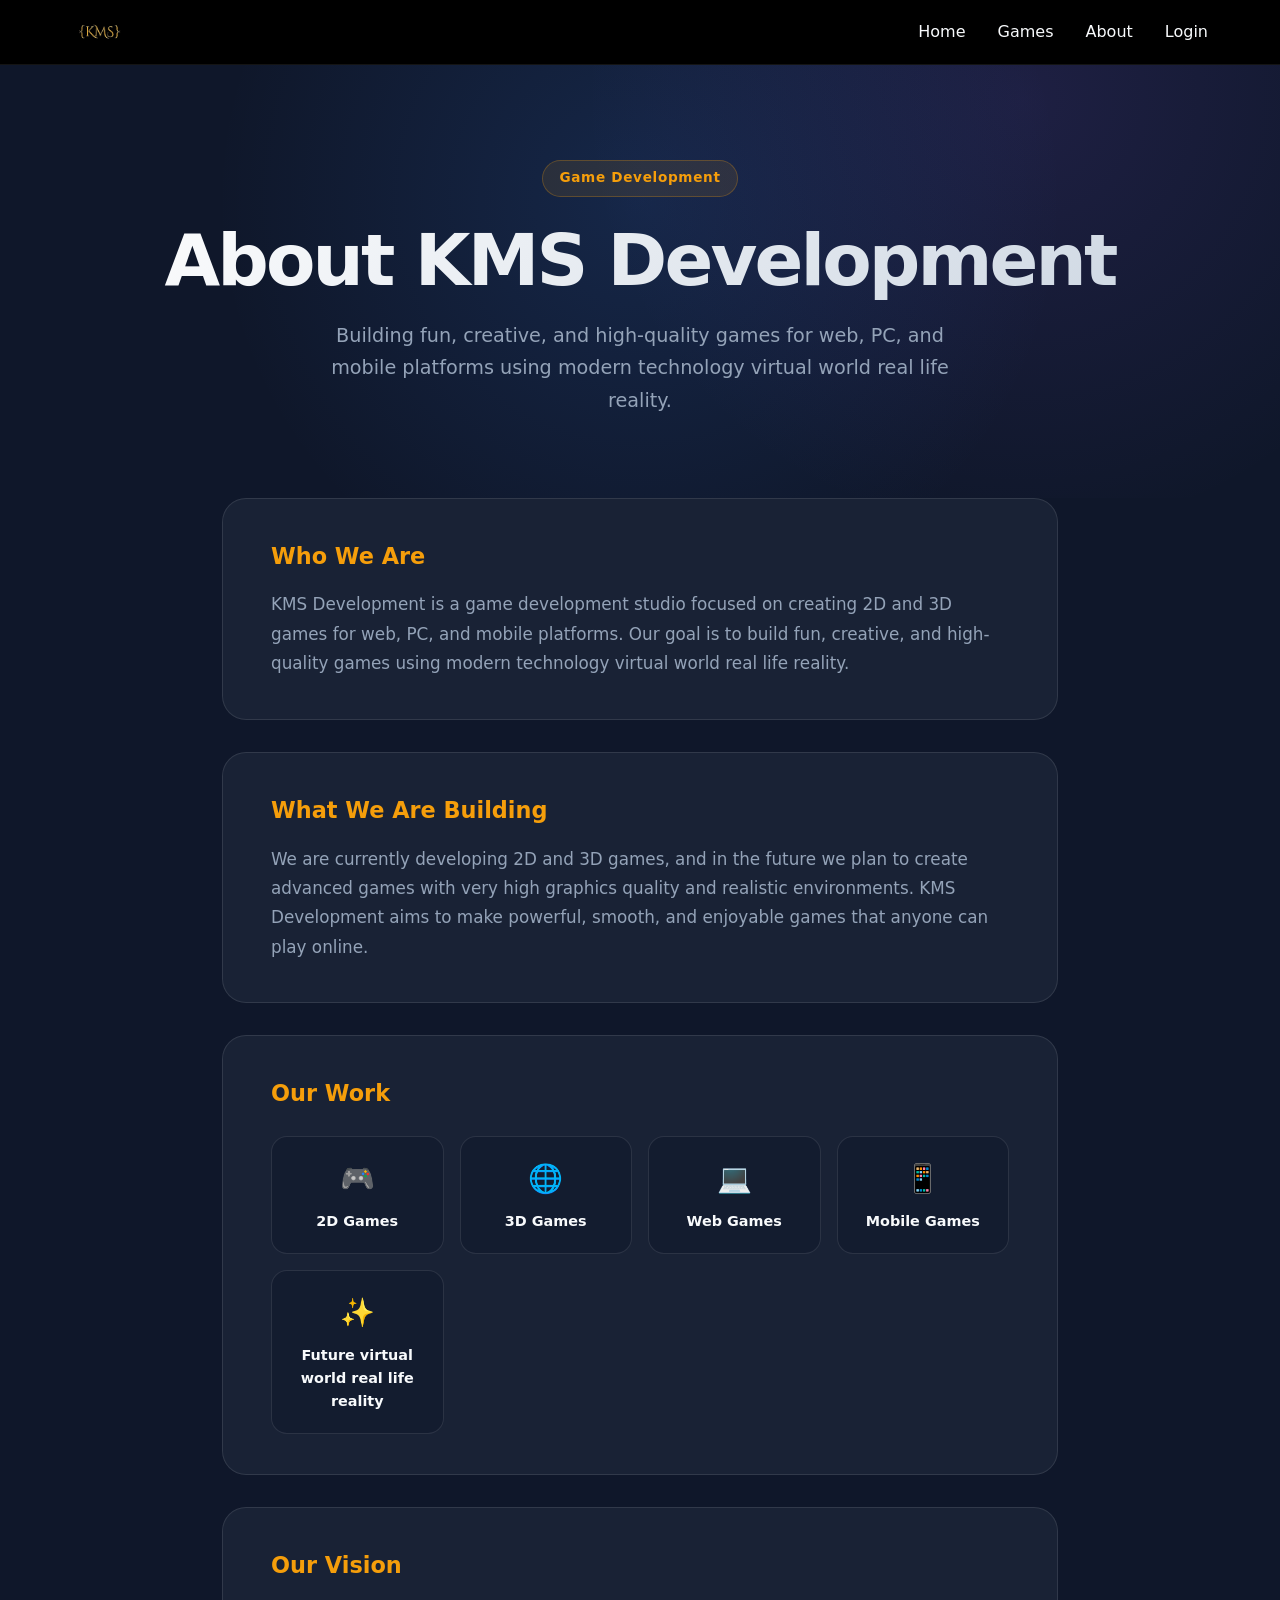
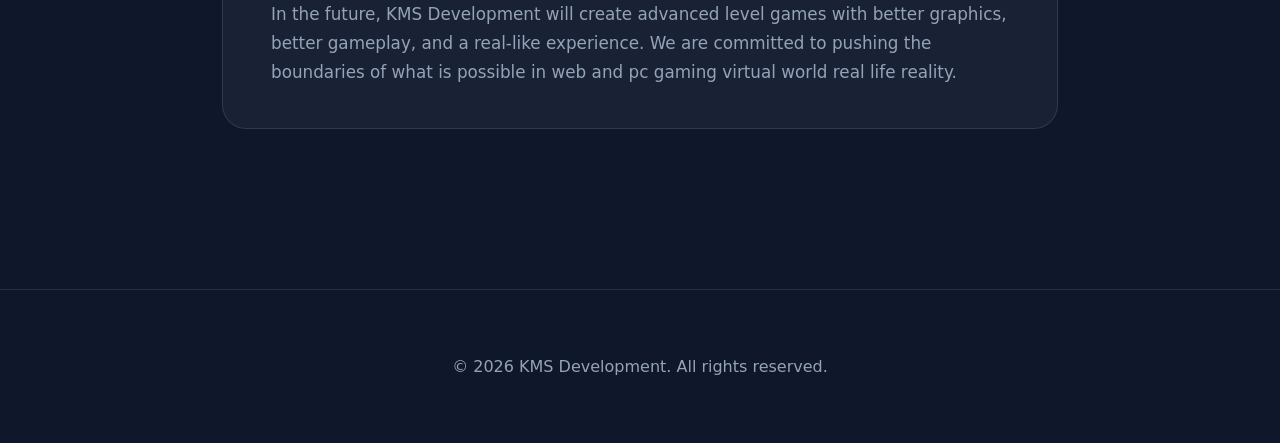
<file: about.html>
<!DOCTYPE html>
<html lang="en">

<head>
    <meta charset="UTF-8">
    <meta name="viewport" content="width=device-width, initial-scale=1.0">
    <title>About - KMS Development</title>
    <link rel="stylesheet" href="style.css" />
    <style>
        .about-hero {
            position: relative;
            padding: 10rem 2rem 5rem;
            text-align: center;
            background: radial-gradient(circle at 50% 40%, rgba(59, 130, 246, 0.15) 0%, transparent 60%),
                radial-gradient(circle at 80% 20%, rgba(139, 92, 246, 0.12) 0%, transparent 40%);
        }

        .about-hero .badge {
            display: inline-flex;
            padding: 0.4rem 1rem;
            border-radius: 999px;
            background: rgba(245, 158, 11, 0.1);
            border: 1px solid rgba(245, 158, 11, 0.25);
            color: var(--primary);
            font-size: 0.85rem;
            font-weight: 600;
            letter-spacing: 0.05em;
            margin-bottom: 1.5rem;
        }

        .about-hero h1 {
            font-size: clamp(2.8rem, 7vw, 4.5rem);
            font-weight: 800;
            letter-spacing: -0.04em;
            line-height: 1.1;
            background: linear-gradient(135deg, #fff 0%, #cbd5e1 100%);
            -webkit-background-clip: text;
            background-clip: text;
            -webkit-text-fill-color: transparent;
            margin-bottom: 1.25rem;
        }

        .about-hero p {
            font-size: 1.2rem;
            color: var(--text-muted);
            max-width: 620px;
            margin: 0 auto;
            line-height: 1.7;
        }

        .about-body {
            max-width: 900px;
            margin: 0 auto;
            padding: 0 2rem 6rem;
            display: grid;
            gap: 2rem;
        }

        .about-card {
            background: var(--glass);
            backdrop-filter: blur(12px);
            -webkit-backdrop-filter: blur(12px);
            border: 1px solid var(--glass-border);
            border-radius: 24px;
            padding: 2.5rem 3rem;
            transition: border-color 0.3s;
        }

        .about-card:hover {
            border-color: rgba(245, 158, 11, 0.3);
        }

        .about-card h2 {
            font-size: 1.4rem;
            font-weight: 700;
            margin-bottom: 1rem;
            color: var(--primary);
        }

        .about-card p {
            color: var(--text-muted);
            font-size: 1.05rem;
            line-height: 1.75;
        }

        .services-grid {
            display: grid;
            grid-template-columns: repeat(auto-fit, minmax(150px, 1fr));
            gap: 1rem;
            margin-top: 1.5rem;
        }

        .service-item {
            background: rgba(15, 23, 42, 0.5);
            border: 1px solid var(--glass-border);
            border-radius: 16px;
            padding: 1.25rem 1rem;
            text-align: center;
            transition: border-color 0.2s, transform 0.2s;
        }

        .service-item:hover {
            border-color: rgba(245, 158, 11, 0.4);
            transform: translateY(-3px);
        }

        .service-item .icon {
            font-size: 1.75rem;
            margin-bottom: 0.5rem;
        }

        .service-item span {
            display: block;
            font-size: 0.9rem;
            font-weight: 600;
            color: var(--text-main);
        }

        @media (max-width: 768px) {
            .about-card {
                padding: 2rem 1.5rem;
            }

            .about-hero {
                padding: 8rem 1.5rem 3rem;
            }
        }
    </style>
</head>

<body>
    <header class="topbar">
        <nav>
            <div class="logo"><img src="logo.jpeg" alt="KMS Logo" style="height: 40px;"></div>
            <ul>
                <li><a href="index.html">Home</a></li>
                <li><a href="games.html">Games</a></li>
                <li><a href="about.html">About</a></li>
                <li><a href="login.html">Login</a></li>
            </ul>
        </nav>
    </header>

    <section class="about-hero">
        <div class="badge">Game Development</div>
        <h1>About KMS Development</h1>
        <p>Building fun, creative, and high-quality games for web, PC, and mobile platforms using modern technology
            virtual world real life reality.</p>
    </section>

    <div class="about-body">
        <div class="about-card">
            <h2>Who We Are</h2>
            <p>KMS Development is a game development studio focused on creating 2D and 3D games for web, PC, and mobile
                platforms. Our goal is to build fun, creative, and high-quality games using modern technology virtual
                world real life reality.</p>
        </div>

        <div class="about-card">
            <h2>What We Are Building</h2>
            <p>We are currently developing 2D and 3D games, and in the future we plan to create advanced games with very
                high graphics quality and realistic environments. KMS Development aims to make powerful, smooth, and
                enjoyable games that anyone can play online.</p>
        </div>

        <div class="about-card">
            <h2>Our Work</h2>
            <div class="services-grid">
                <div class="service-item">
                    <div class="icon">🎮</div>
                    <span>2D Games</span>
                </div>
                <div class="service-item">
                    <div class="icon">🌐</div>
                    <span>3D Games</span>
                </div>
                <div class="service-item">
                    <div class="icon">💻</div>
                    <span>Web Games</span>
                </div>
                <div class="service-item">
                    <div class="icon">📱</div>
                    <span>Mobile Games</span>
                </div>
                <div class="service-item">
                    <div class="icon">✨</div>
                    <span>Future virtual world real life reality</span>
                </div>
            </div>
        </div>

        <div class="about-card">
            <h2>Our Vision</h2>
            <p>In the future, KMS Development will create advanced level games with better graphics, better gameplay,
                and a real-like experience. We are committed to pushing the boundaries of what is possible in web and
                pc gaming virtual world real life reality.</p>
        </div>
    </div>

    <footer>
        <p>&copy; 2026 KMS Development. All rights reserved.</p>
    </footer>
</body>

</html>
</file>
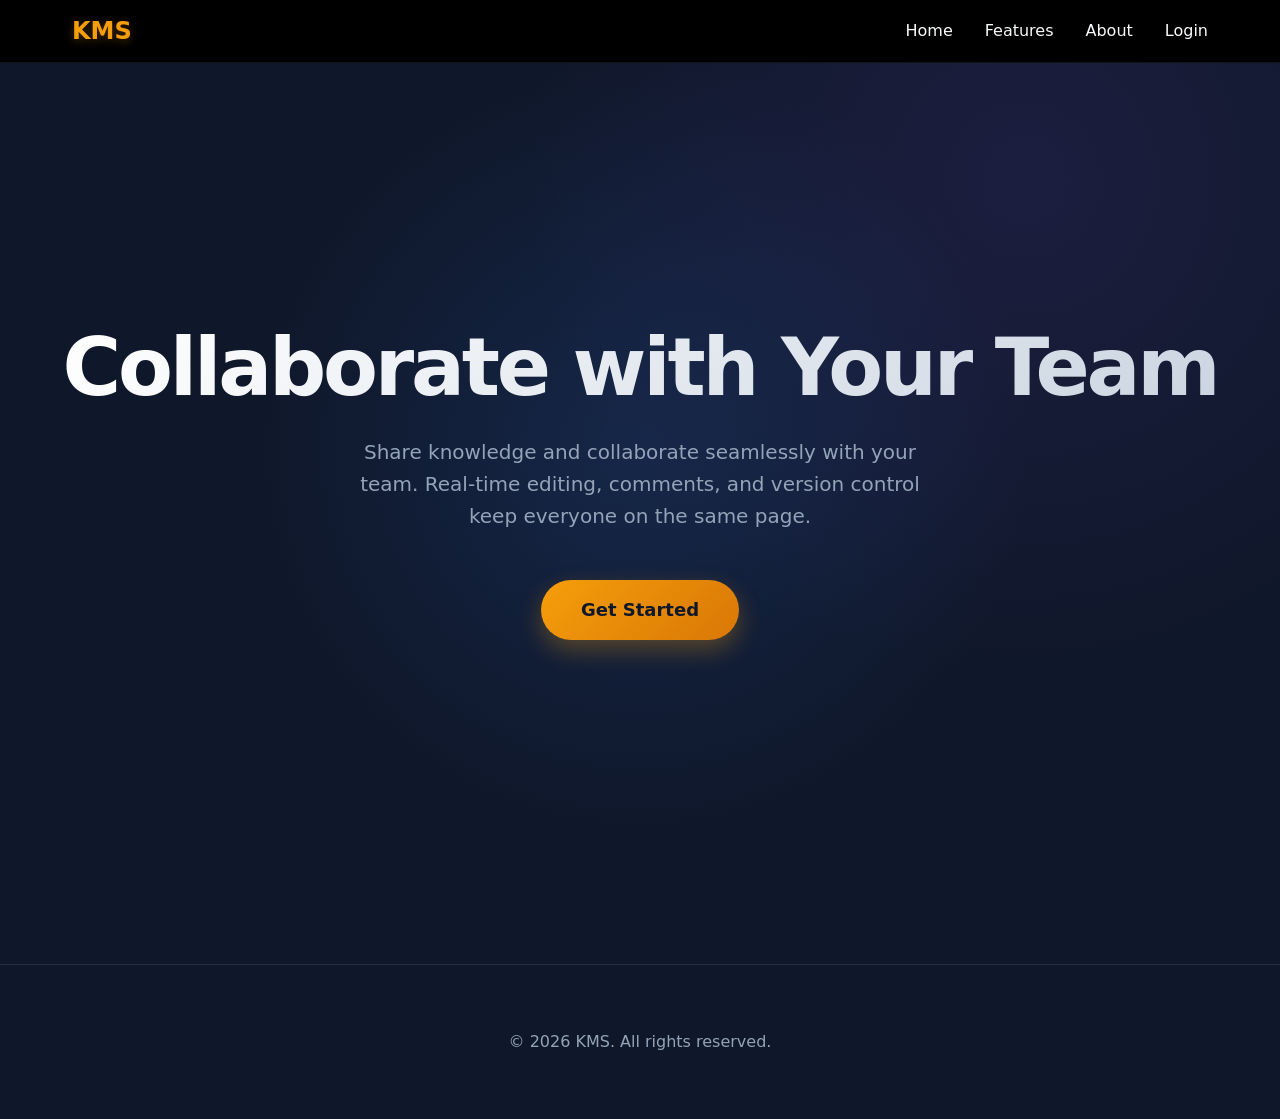
<file: collaborate.html>
<!DOCTYPE html>
<html lang="en">
<head>
    <meta charset="UTF-8">
    <meta name="viewport" content="width=device-width, initial-scale=1.0">
    <title>Collaborate - KMS</title>
    <link rel="stylesheet" href="style.css" />
</head>
<body>
    <header class="topbar">
        <nav>
            <div class="logo">KMS</div>
            <ul>
                <li><a href="index.html">Home</a></li>
                <li><a href="index.html#features">Features</a></li>
                <li><a href="about.html">About</a></li>
                <li><a href="login.html">Login</a></li>
            </ul>
        </nav>
    </header>
    <section class="hero">
        <h1>Collaborate with Your Team</h1>
        <p>Share knowledge and collaborate seamlessly with your team. Real-time editing, comments, and version control keep everyone on the same page.</p>
        <a href="signup.html" class="cta-button">Get Started</a>
    </section>

    <footer>
        <p>&copy; 2026 KMS. All rights reserved.</p>
    </footer>
</body>
</html>
</file>
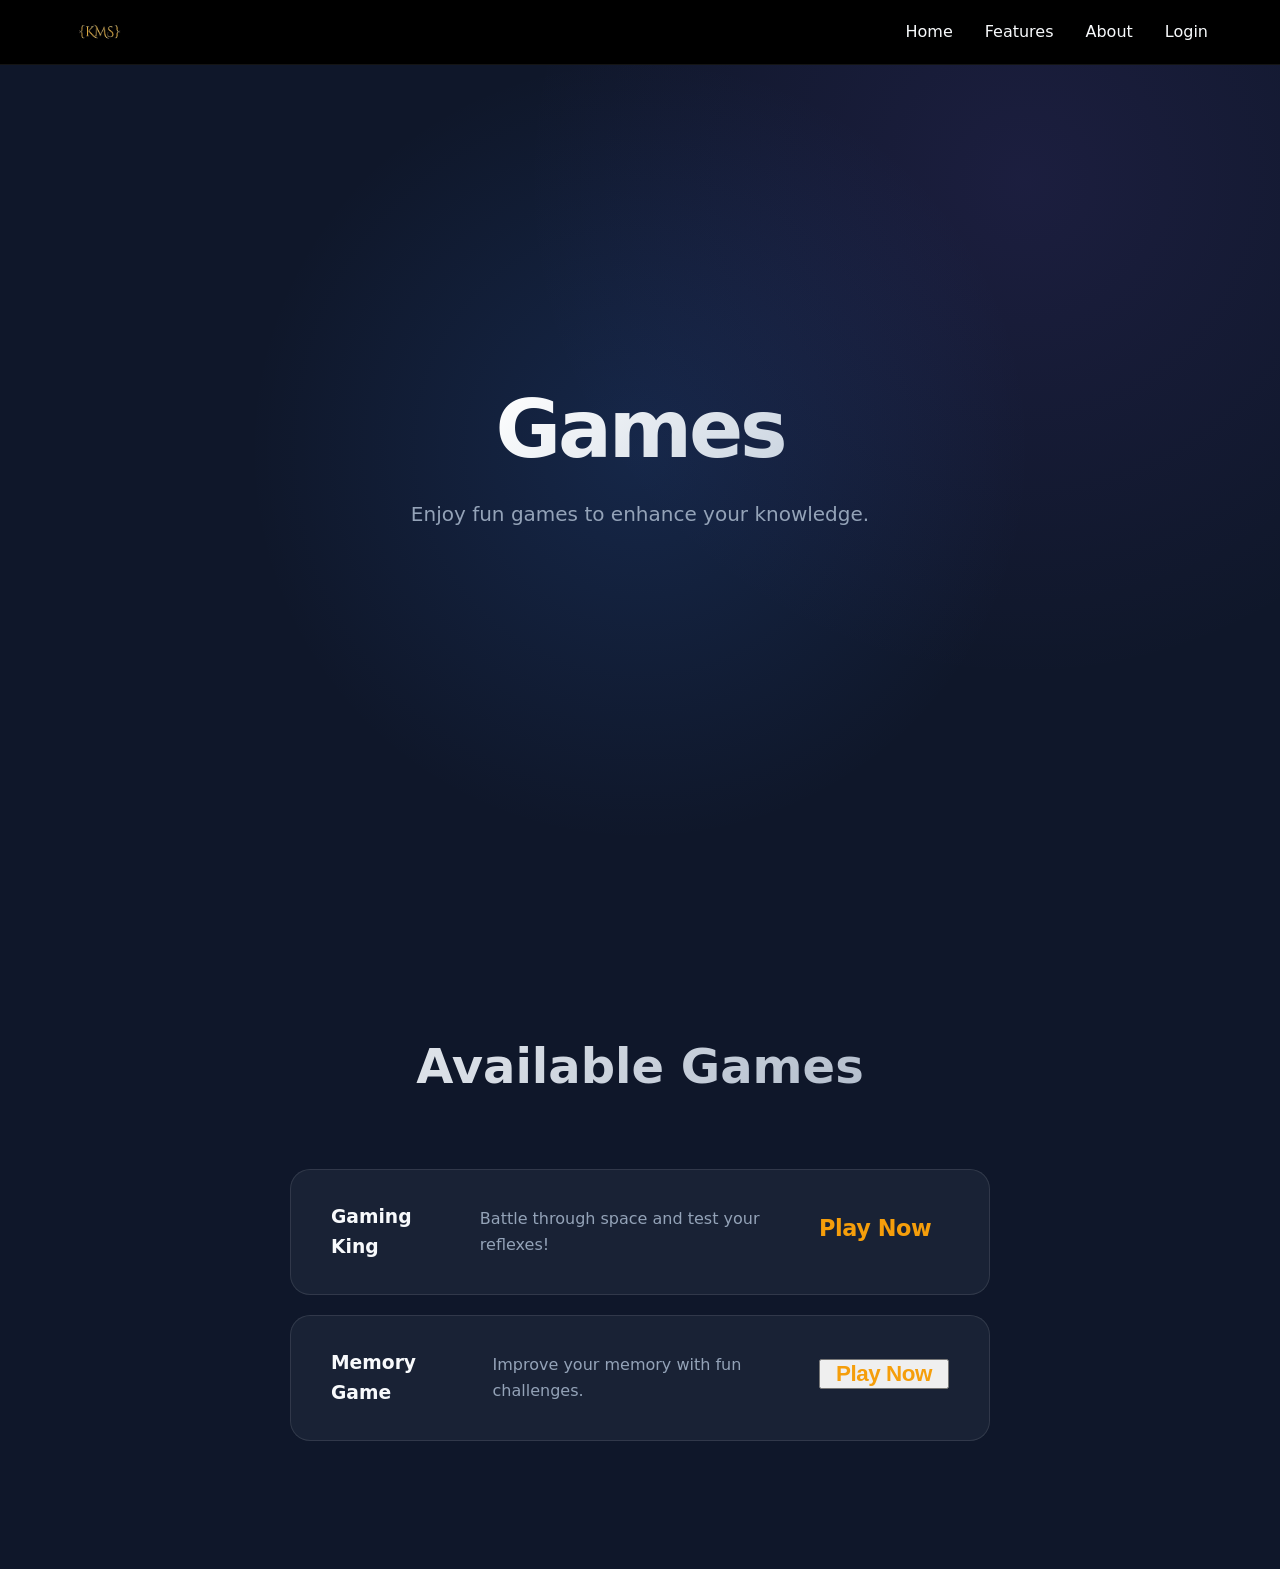
<file: games.html>
<!DOCTYPE html>
<html lang="en">
<head>
    <meta charset="UTF-8">
    <meta name="viewport" content="width=device-width, initial-scale=1.0">
    <title>Games - KMS + System</title>
    <link rel="stylesheet" href="style.css" />
</head>
<body>
    <header class="topbar">
        <nav>
            <div class="logo"><img src="logo.jpeg" alt="KMS Logo" style="height: 40px;"></div>
            <ul>
                <li><a href="index.html">Home</a></li>
                <li><a href="#features">Features</a></li>
                <li><a href="about.html">About</a></li>
                <li><a href="login.html">Login</a></li>
            </ul>
        </nav>
    </header>
    <section class="hero">
        <h1>Games</h1>
        <p>Enjoy fun games to enhance your knowledge.</p>
    </section>
    
    <section class="features">
        <h2>Available Games</h2>
        <div class="feature-grid">
            <div class="feature">
                <h3>Gaming King</h3>
                <p>Battle through space and test your reflexes!</p>
                <a href="shooter.html" class="feature-btn">Play Now</a>
            </div>
            <div class="feature">
                <h3>Memory Game</h3>
                <p>Improve your memory with fun challenges.</p>
                <button class="feature-btn">Play Now</button>
            </div>
        </div>
    </section>
</body>
</html>
</file>
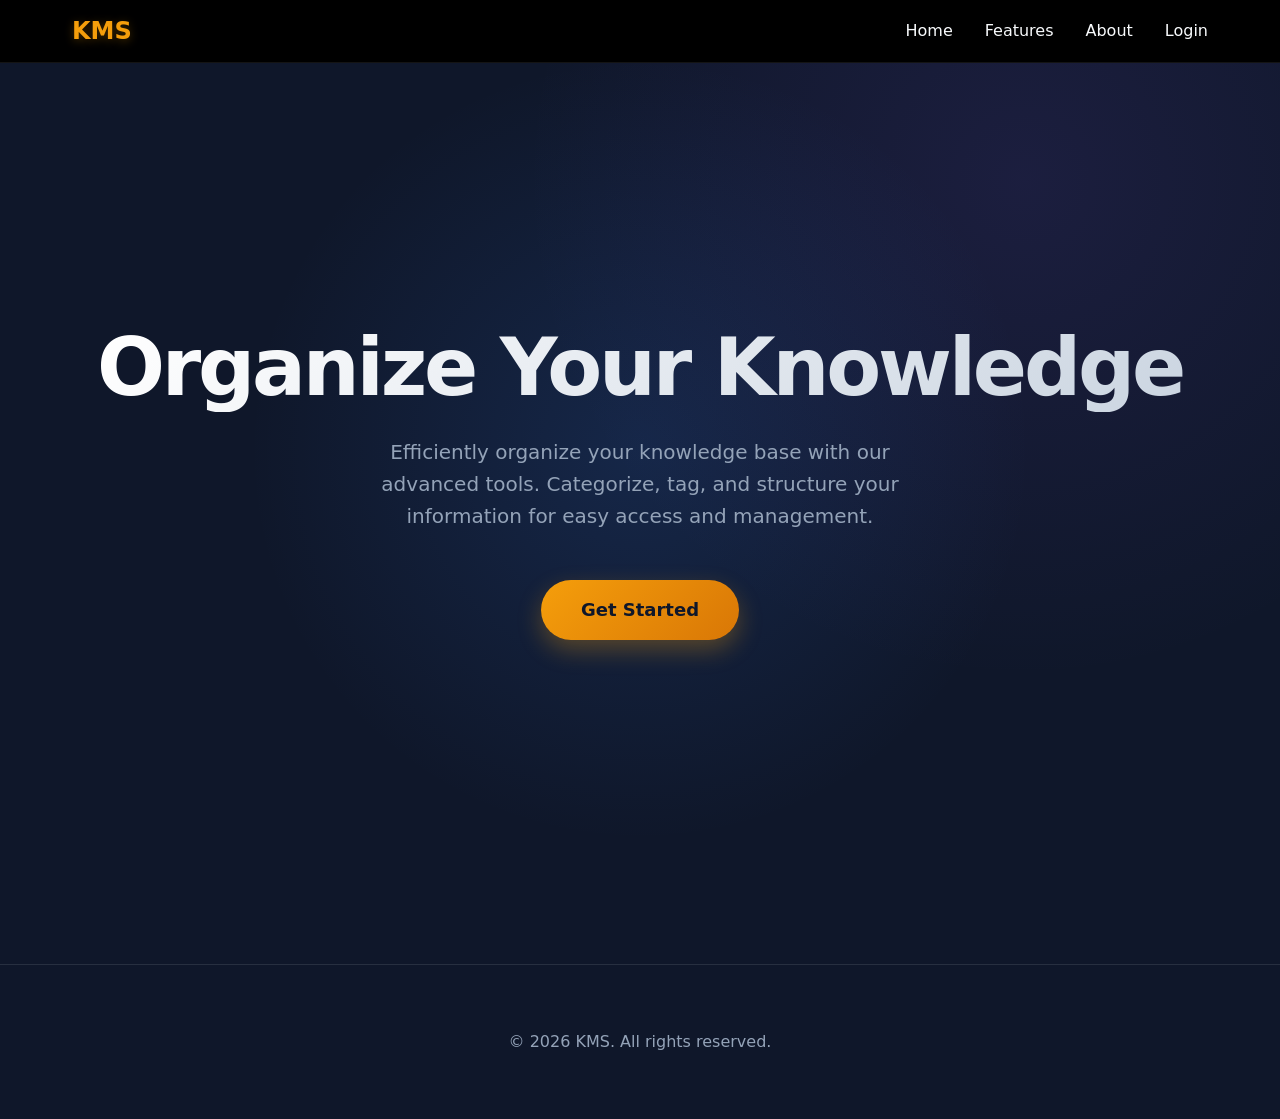
<file: organize.html>
<!DOCTYPE html>
<html lang="en">
<head>
    <meta charset="UTF-8">
    <meta name="viewport" content="width=device-width, initial-scale=1.0">
    <title>Organize - KMS</title>
    <link rel="stylesheet" href="style.css" />
</head>
<body>
    <header class="topbar">
        <nav>
            <div class="logo">KMS</div>
            <ul>
                <li><a href="index.html">Home</a></li>
                <li><a href="index.html#features">Features</a></li>
                <li><a href="about.html">About</a></li>
                <li><a href="login.html">Login</a></li>
            </ul>
        </nav>
    </header>
    <section class="hero">
        <h1>Organize Your Knowledge</h1>
        <p>Efficiently organize your knowledge base with our advanced tools. Categorize, tag, and structure your information for easy access and management.</p>
        <a href="signup.html" class="cta-button">Get Started</a>
    </section>

    <footer>
        <p>&copy; 2026 KMS. All rights reserved.</p>
    </footer>
</body>
</html>
</file>
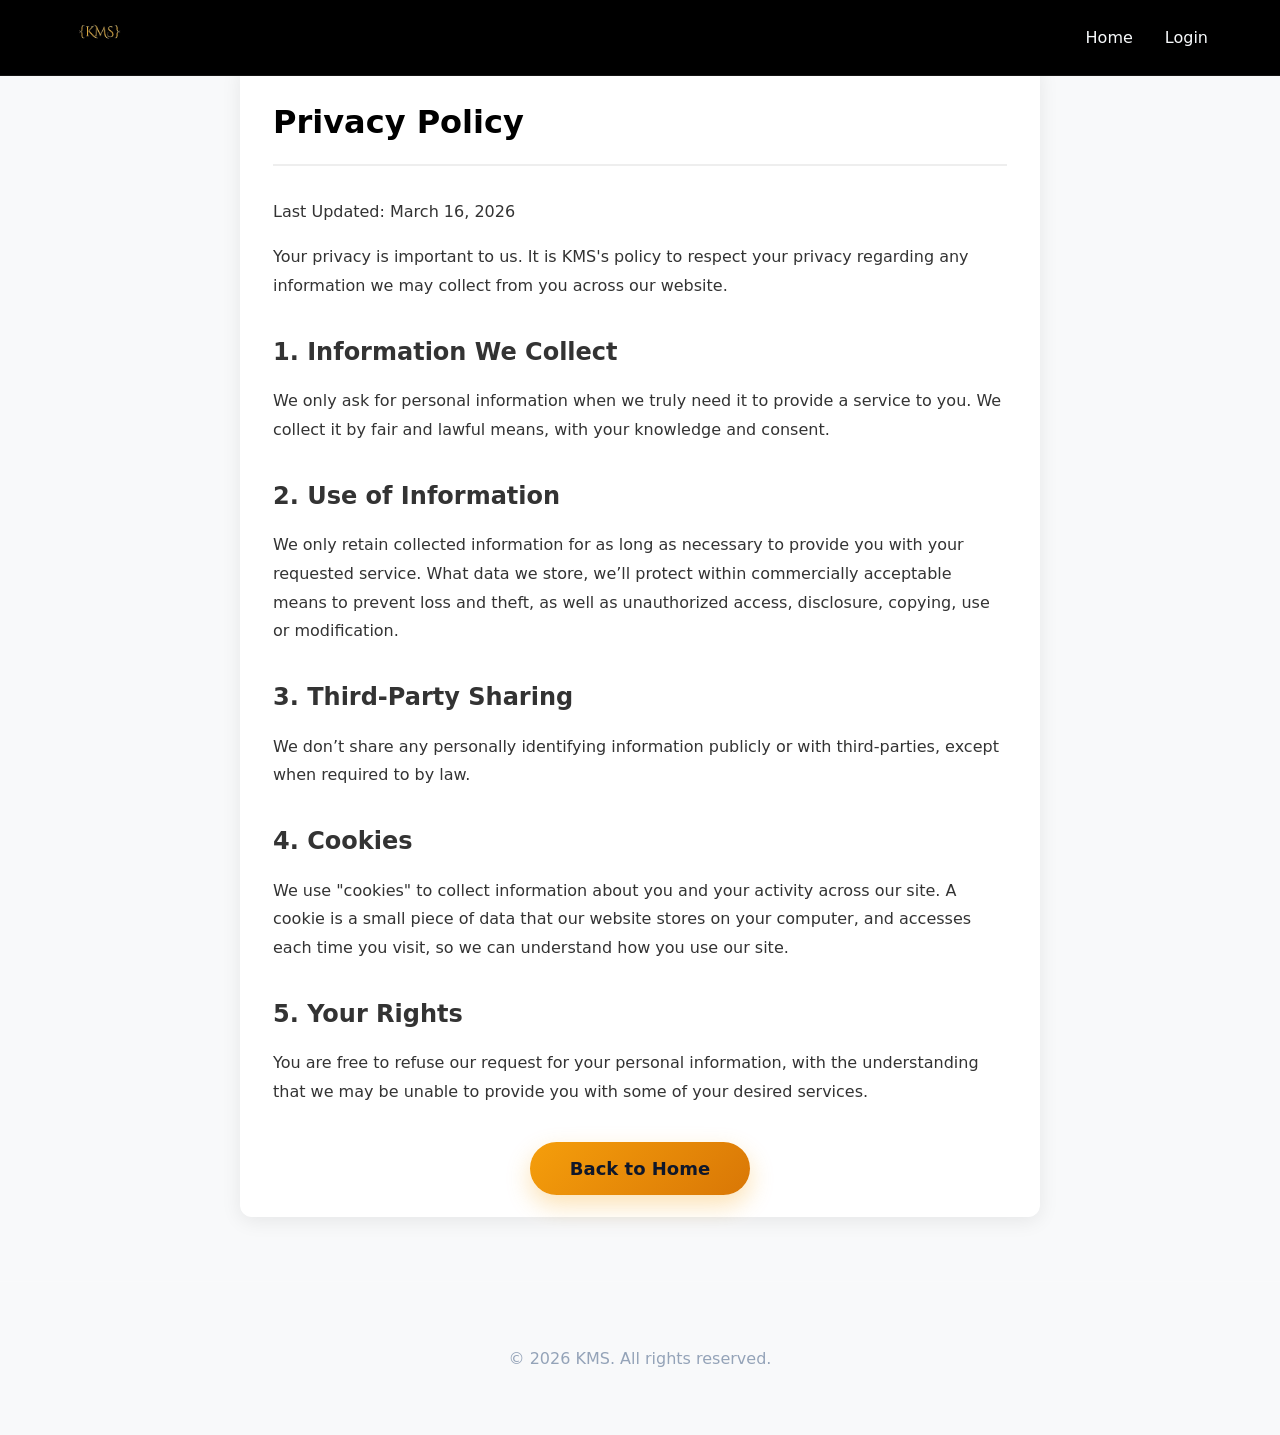
<file: privacy.html>
<!DOCTYPE html>
<html lang="en">
<head>
    <meta charset="UTF-8">
    <meta name="viewport" content="width=device-width, initial-scale=1.0">
    <title>KMS | Privacy Policy</title>
    <link rel="stylesheet" href="style.css" />
    <style>
        .legal-content {
            max-width: 800px;
            margin: 4rem auto;
            padding: 2rem;
            background: white;
            border-radius: 12px;
            box-shadow: 0 4px 20px rgba(0,0,0,0.08);
            color: #333;
        }
        .legal-content h1 { margin-bottom: 2rem; color: #000; border-bottom: 2px solid #eee; padding-bottom: 1rem; }
        .legal-content h2 { margin-top: 2rem; margin-bottom: 1rem; color: #333; }
        .legal-content p { margin-bottom: 1rem; line-height: 1.8; }
        .legal-content ul { margin-bottom: 1rem; padding-left: 1.5rem; list-style: disc; display: block; }
        .legal-content li { margin-bottom: 0.5rem; margin-left: 0; }
    </style>
</head>
<body style="background-color: #f8f9fa;">
    <header class="topbar">
        <nav>
            <div class="logo"><a href="index.html" style="color: gold;"><img src="logo.jpeg" alt="KMS Logo" style="height: 40px;"></a></div>
            <ul>
                <li><a href="index.html">Home</a></li>
                <li><a href="login.html">Login</a></li>
            </ul>
        </nav>
    </header>

    <main class="legal-content">
        <h1>Privacy Policy</h1>
        <p>Last Updated: March 16, 2026</p>
        
        <p>Your privacy is important to us. It is KMS's policy to respect your privacy regarding any information we may collect from you across our website.</p>

        <h2>1. Information We Collect</h2>
        <p>We only ask for personal information when we truly need it to provide a service to you. We collect it by fair and lawful means, with your knowledge and consent.</p>

        <h2>2. Use of Information</h2>
        <p>We only retain collected information for as long as necessary to provide you with your requested service. What data we store, we’ll protect within commercially acceptable means to prevent loss and theft, as well as unauthorized access, disclosure, copying, use or modification.</p>

        <h2>3. Third-Party Sharing</h2>
        <p>We don’t share any personally identifying information publicly or with third-parties, except when required to by law.</p>

        <h2>4. Cookies</h2>
        <p>We use "cookies" to collect information about you and your activity across our site. A cookie is a small piece of data that our website stores on your computer, and accesses each time you visit, so we can understand how you use our site.</p>

        <h2>5. Your Rights</h2>
        <p>You are free to refuse our request for your personal information, with the understanding that we may be unable to provide you with some of your desired services.</p>

        <div style="margin-top: 3rem; text-align: center;">
            <a href="index.html" class="cta-button">Back to Home</a>
        </div>
    </main>

    <footer>
        <p>&copy; 2026 KMS. All rights reserved.</p>
    </footer>
</body>
</html>
</file>
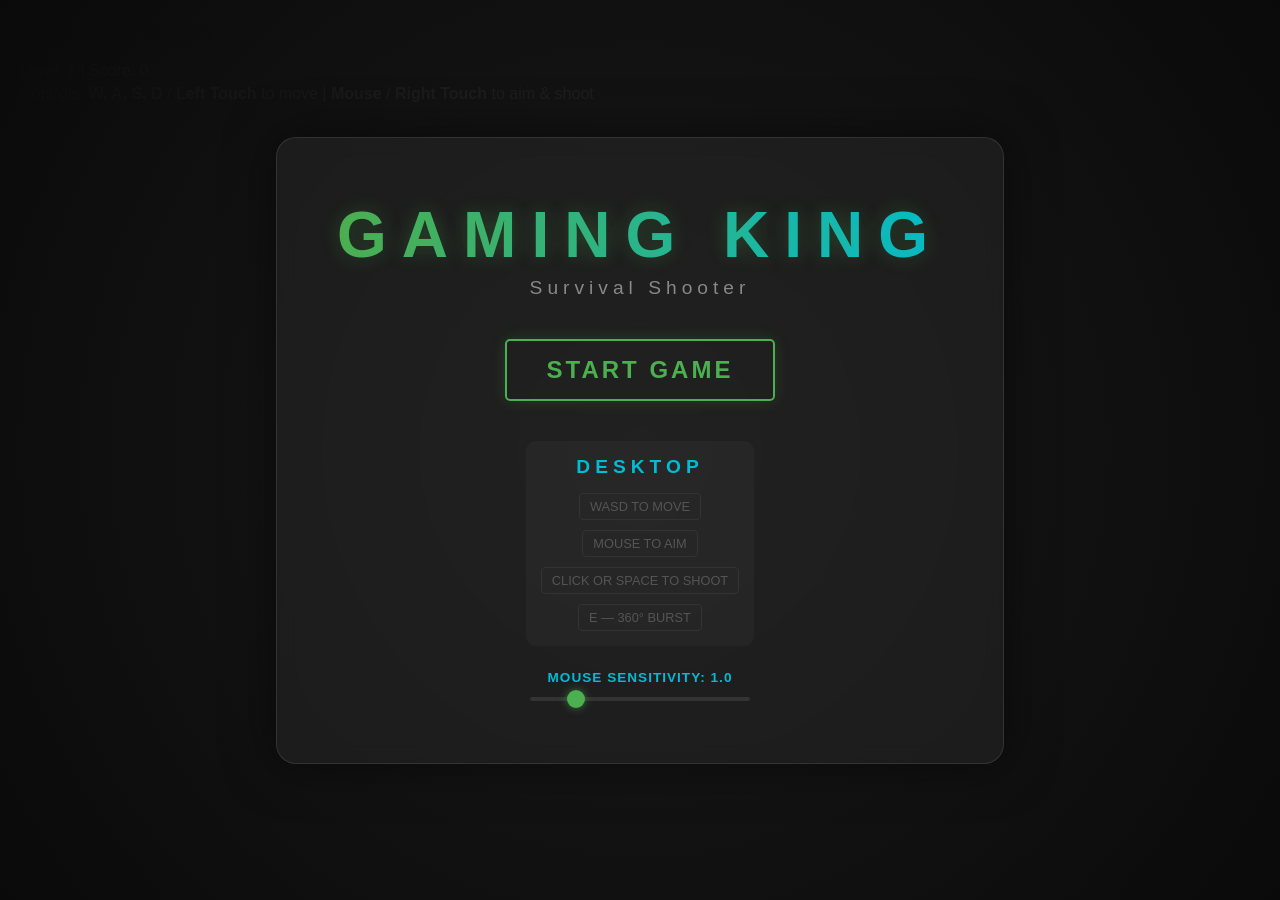
<file: shooter.html>
<!DOCTYPE html>
<html lang="en">

<head>
    <meta charset="UTF-8">
    <meta name="viewport" content="width=device-width, initial-scale=1.0, maximum-scale=1.0, user-scalable=no">
    <meta name="mobile-web-app-capable" content="yes">
    <meta name="apple-mobile-web-app-capable" content="yes">
    <title>GAMING KING</title>
    <link rel="stylesheet" href="shooter.css">
</head>

<body>
    <div id="startScreen">
        <div class="content">
            <h1>GAMING KING</h1>
            <p>Survival Shooter</p>
            <button id="startButton">START GAME</button>
            <div class="controls-hint">
                <div class="control-group">
                    <p>DESKTOP</p>
                    <span>WASD to Move</span>
                    <span>MOUSE to Aim</span>
                    <span>CLICK or SPACE to Shoot</span>
                    <span>E — 360° Burst</span>
                </div>
            </div>
            <div class="sensitivity-setting">
                <label for="sensitivitySlider">Mouse Sensitivity: <span id="sensValue">1.0</span></label>
                <input type="range" id="sensitivitySlider" min="0.1" max="5" step="0.1" value="1.0">
            </div>
        </div>
    </div>
    <div id="ui">
        <h1>GAMING KING</h1>
        <p>Level: <span id="level">1</span> | Score: <span id="score">0</span></p>
        <p>Controls: <strong>W, A, S, D</strong> / <strong>Left Touch</strong> to move | <strong>Mouse</strong> /
            <strong>Right Touch</strong> to aim & shoot</p>
    </div>
    <canvas id="gameCanvas"></canvas>
    <script src="game.js"></script>
    <script src="settings.js"></script>
</body>

</html>
</file>
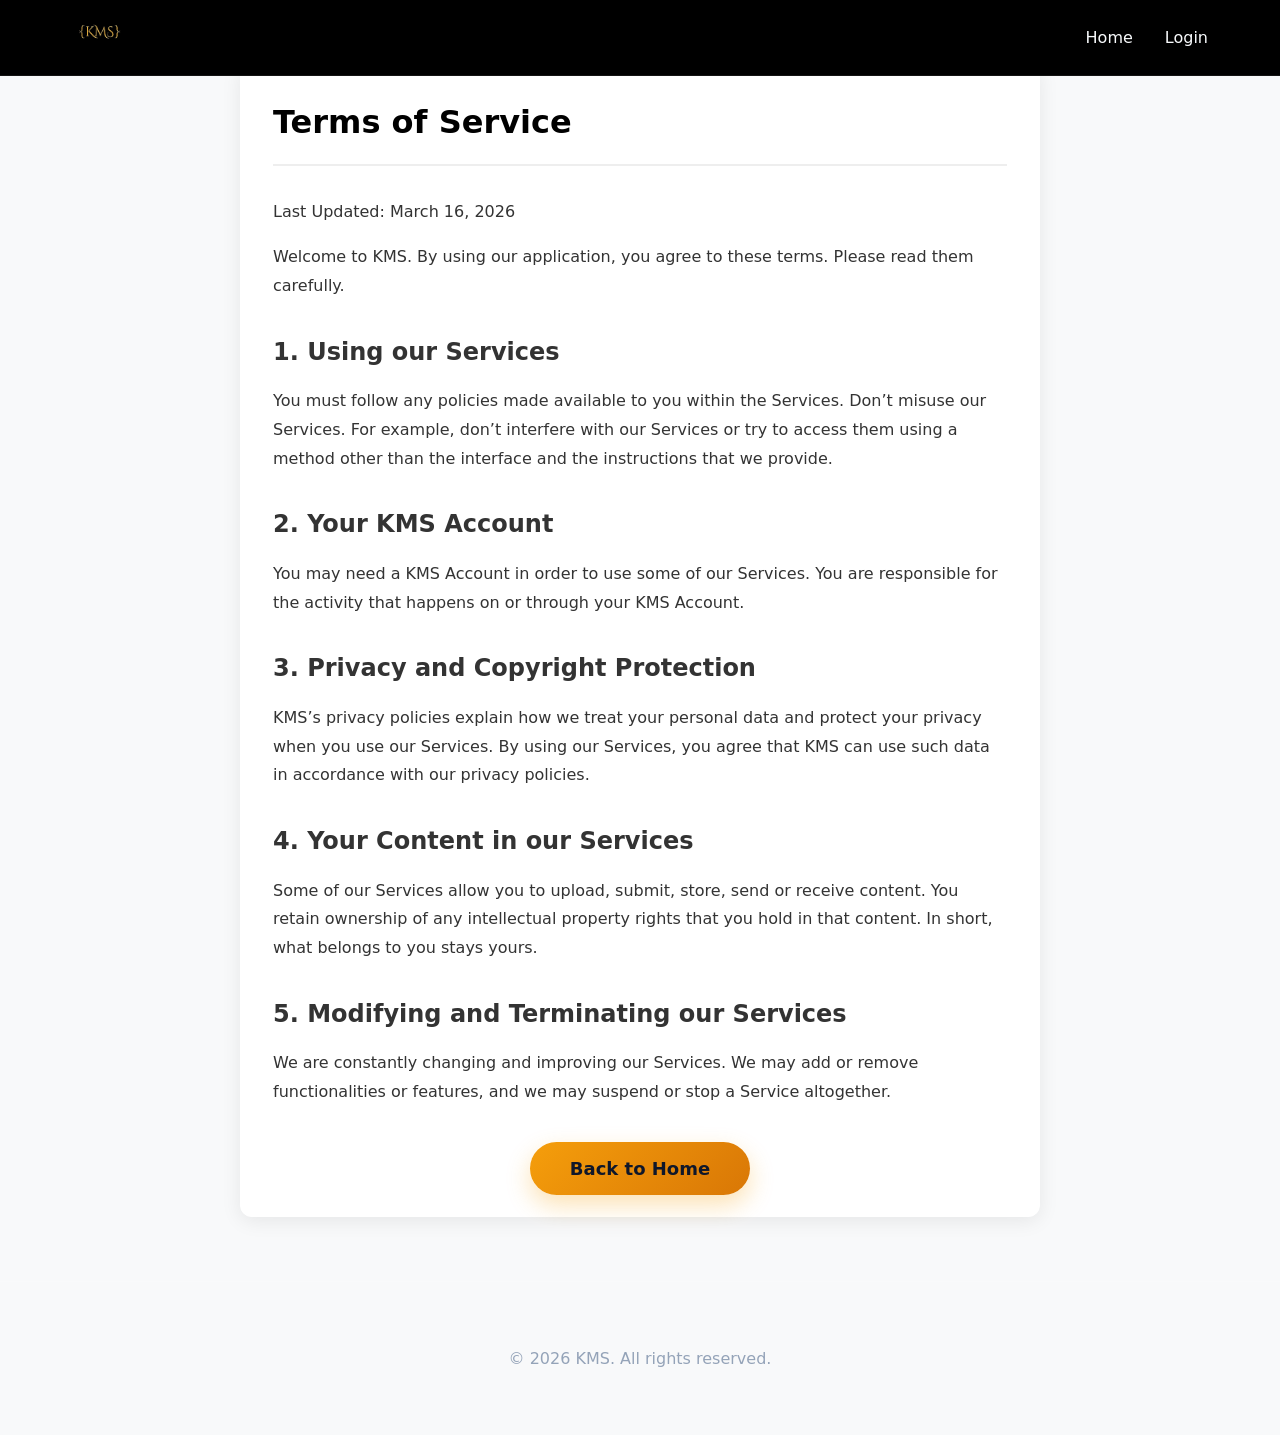
<file: terms.html>
<!DOCTYPE html>
<html lang="en">
<head>
    <meta charset="UTF-8">
    <meta name="viewport" content="width=device-width, initial-scale=1.0">
    <title>KMS | Terms of Service</title>
    <link rel="stylesheet" href="style.css" />
    <style>
        .legal-content {
            max-width: 800px;
            margin: 4rem auto;
            padding: 2rem;
            background: white;
            border-radius: 12px;
            box-shadow: 0 4px 20px rgba(0,0,0,0.08);
            color: #333;
        }
        .legal-content h1 { margin-bottom: 2rem; color: #000; border-bottom: 2px solid #eee; padding-bottom: 1rem; }
        .legal-content h2 { margin-top: 2rem; margin-bottom: 1rem; color: #333; }
        .legal-content p { margin-bottom: 1rem; line-height: 1.8; }
        .legal-content ul { margin-bottom: 1rem; padding-left: 1.5rem; list-style: disc; display: block; }
        .legal-content li { margin-bottom: 0.5rem; margin-left: 0; }
    </style>
</head>
<body style="background-color: #f8f9fa;">
    <header class="topbar">
        <nav>
            <div class="logo"><a href="index.html" style="color: gold;"><img src="logo.jpeg" alt="KMS Logo" style="height: 40px;"></a></div>
            <ul>
                <li><a href="index.html">Home</a></li>
                <li><a href="login.html">Login</a></li>
            </ul>
        </nav>
    </header>

    <main class="legal-content">
        <h1>Terms of Service</h1>
        <p>Last Updated: March 16, 2026</p>
        
        <p>Welcome to KMS. By using our application, you agree to these terms. Please read them carefully.</p>

        <h2>1. Using our Services</h2>
        <p>You must follow any policies made available to you within the Services. Don’t misuse our Services. For example, don’t interfere with our Services or try to access them using a method other than the interface and the instructions that we provide.</p>

        <h2>2. Your KMS Account</h2>
        <p>You may need a KMS Account in order to use some of our Services. You are responsible for the activity that happens on or through your KMS Account.</p>

        <h2>3. Privacy and Copyright Protection</h2>
        <p>KMS’s privacy policies explain how we treat your personal data and protect your privacy when you use our Services. By using our Services, you agree that KMS can use such data in accordance with our privacy policies.</p>

        <h2>4. Your Content in our Services</h2>
        <p>Some of our Services allow you to upload, submit, store, send or receive content. You retain ownership of any intellectual property rights that you hold in that content. In short, what belongs to you stays yours.</p>

        <h2>5. Modifying and Terminating our Services</h2>
        <p>We are constantly changing and improving our Services. We may add or remove functionalities or features, and we may suspend or stop a Service altogether.</p>

        <div style="margin-top: 3rem; text-align: center;">
            <a href="index.html" class="cta-button">Back to Home</a>
        </div>
    </main>

    <footer>
        <p>&copy; 2026 KMS. All rights reserved.</p>
    </footer>
</body>
</html>
</file>
<file: style.css>
:root {
    --bg-dark: #0f172a;
    --primary: #f59e0b;
    --primary-hover: #fbbf24;
    --text-main: #f8fafc;
    --text-muted: #94a3b8;
    --glass: rgba(30, 41, 59, 0.7);
    --glass-border: rgba(255, 255, 255, 0.1);
    --accent-blue: #3b82f6;
    --accent-purple: #8b5cf6;
}

* {
    margin: 0;
    padding: 0;
    box-sizing: border-box;
}

body {
    font-family: 'Inter', system-ui, -apple-system, sans-serif;
    line-height: 1.6;
    background-color: var(--bg-dark);
    color: var(--text-main);
    overflow-x: hidden;
}

/* Authentication Styling */
.auth-shell {
    max-width: 1120px;
    margin: 0 auto;
    padding: 10rem 2rem 6rem;
    display: grid;
    grid-template-columns: 1.1fr 0.9fr;
    gap: 4rem;
    align-items: start;
}

.auth-brand {
    padding: 3rem;
    border-radius: 24px;
    background: var(--glass);
    backdrop-filter: blur(16px);
    -webkit-backdrop-filter: blur(16px);
    border: 1px solid var(--glass-border);
    position: relative;
    overflow: hidden;
}

.auth-brand__badge {
    display: inline-flex;
    padding: 0.5rem 1rem;
    border-radius: 999px;
    background: rgba(245, 158, 11, 0.1);
    border: 1px solid rgba(245, 158, 11, 0.2);
    color: var(--primary);
    font-size: 0.875rem;
    font-weight: 600;
    margin-bottom: 2rem;
}

.auth-brand__title {
    font-size: clamp(2.5rem, 5vw, 3.5rem);
    line-height: 1.1;
    margin-bottom: 1.5rem;
    font-weight: 800;
}

.auth-brand__subtitle {
    color: var(--text-muted);
    font-size: 1.25rem;
    margin-bottom: 2rem;
}

.auth-brand__list {
    list-style: none;
    display: grid;
    gap: 0.75rem;
    margin-bottom: 2rem;
}

.auth-brand__list li {
    display: flex !important;
    align-items: center;
    gap: 0.75rem;
    color: var(--text-main);
    margin: 0 !important;
}

.auth-brand__list li::before {
    content: "✓";
    color: var(--primary);
    font-weight: bold;
}

.auth-brand__fineprint {
    color: var(--text-muted);
    font-size: 0.875rem;
}

.auth-brand__fineprint a {
    color: var(--primary);
    font-weight: 600;
}

.auth-card {
    background: var(--glass);
    backdrop-filter: blur(16px);
    -webkit-backdrop-filter: blur(16px);
    border: 1px solid var(--glass-border);
    padding: 3rem;
    border-radius: 24px;
    box-shadow: 0 25px 50px -12px rgba(0, 0, 0, 0.5);
}

.auth-card__header {
    margin-bottom: 2rem;
}

.auth-card__eyebrow {
    color: var(--text-muted);
    font-size: 0.875rem;
    text-transform: uppercase;
    letter-spacing: 0.1em;
    margin-bottom: 0.5rem;
}

.auth-card__title {
    font-size: clamp(1.5rem, 4vw, 2rem);
    font-weight: 700;
}

.auth-form {
    display: grid;
    gap: 1.5rem;
    width: 100%;
}

.field {
    display: grid;
    gap: 0.5rem;
}

.field__label {
    font-size: 0.875rem;
    font-weight: 600;
    color: var(--text-main);
}

.field__input {
    background: rgba(15, 23, 42, 0.5);
    border: 1px solid var(--glass-border);
    border-radius: 12px;
    padding: 0.875rem 1rem;
    color: white;
    font-size: 1rem;
    transition: all 0.2s;
}

.field__input:focus {
    outline: none;
    border-color: var(--primary);
    background: rgba(15, 23, 42, 0.8);
    box-shadow: 0 0 0 4px rgba(245, 158, 11, 0.1);
}

.field__row {
    display: flex;
    gap: 0.5rem;
}

.field__row .field__input {
    flex: 1;
}

.field__toggle {
    background: var(--glass);
    border: 1px solid var(--glass-border);
    color: var(--text-muted);
    padding: 0 1rem;
    border-radius: 12px;
    cursor: pointer;
    font-size: 0.875rem;
    transition: all 0.2s;
}

.field__toggle:hover {
    background: rgba(255, 255, 255, 0.1);
    color: var(--text-main);
}

.field__hint {
    font-size: 0.75rem;
    color: var(--text-muted);
}

.auth-meta {
    display: flex;
    justify-content: space-between;
    align-items: center;
    font-size: 0.875rem;
    margin-bottom: 0.5rem;
}

.check {
    display: flex;
    align-items: center;
    gap: 0.5rem;
    cursor: pointer;
}

.auth-submit {
    background: var(--primary);
    color: #0f172a;
    padding: 1rem;
    border-radius: 12px;
    font-weight: 700;
    border: none;
    cursor: pointer;
    transition: all 0.2s;
    font-size: 1rem;
}

.auth-submit:hover {
    background: var(--primary-hover);
    transform: translateY(-1px);
}

.auth-submit:disabled {
    opacity: 0.5;
    cursor: not-allowed;
    transform: none;
}

.auth-divider {
    display: flex;
    align-items: center;
    gap: 1rem;
    color: var(--text-muted);
    font-size: 0.875rem;
    margin: 1rem 0;
}

.auth-divider::before, .auth-divider::after {
    content: "";
    flex: 1;
    height: 1px;
    background: var(--glass-border);
}

.auth-alt {
    display: grid;
    gap: 1rem;
}

.auth-alt__btn {
    background: white;
    color: #0f172a;
    padding: 0.875rem;
    border-radius: 12px;
    font-weight: 600;
    border: none;
    cursor: pointer;
    display: flex;
    align-items: center;
    justify-content: center;
    gap: 0.5rem;
}

.auth-card__footer {
    margin-top: 2rem;
    color: var(--text-muted);
    font-size: 0.875rem;
    text-align: center;
}

.auth-card__footer a {
    color: var(--primary);
    font-weight: 600;
}

/* Header */
.topbar {
    background: #000000;
    border-bottom: 1px solid rgba(255, 255, 255, 0.08);
    position: fixed;
    width: 100%;
    top: 0;
    z-index: 1000;
    padding: 0.75rem 0;
}

.topbar--auth {
    background: #000000;
}

nav {
    display: flex;
    justify-content: space-between;
    align-items: center;
    max-width: 1200px;
    margin: 0 auto;
    padding: 0 2rem;
}

.logo {
    display: flex;
    align-items: center;
    gap: 0.5rem;
    font-size: 1.5rem;
    font-weight: bold;
    color: var(--primary);
    text-shadow: 0 2px 10px rgba(245, 158, 11, 0.3);
}

ul {
    list-style: none;
    display: flex;
    gap: 2rem;
}

a {
    color: var(--text-main);
    text-decoration: none;
    transition: color 0.2s;
}

a:hover {
    color: var(--primary);
}

/* Hero Section */
.hero {
    position: relative;
    min-height: 100vh;
    display: flex;
    flex-direction: column;
    justify-content: center;
    align-items: center;
    text-align: center;
    padding: 8rem 2rem 4rem;
    background: radial-gradient(circle at 50% 50%, rgba(59, 130, 246, 0.15) 0%, transparent 50%),
                radial-gradient(circle at 80% 20%, rgba(139, 92, 246, 0.1) 0%, transparent 40%);
    overflow: hidden;
}

.hero::before {
    content: '';
    position: absolute;
    top: 0;
    left: 0;
    right: 0;
    bottom: 0;
    opacity: 0;
    z-index: -1;
}

.hero h1 {
    font-size: clamp(3rem, 8vw, 5rem);
    font-weight: 800;
    margin-bottom: 1.5rem;
    background: linear-gradient(135deg, #fff 0%, #cbd5e1 100%);
    -webkit-background-clip: text;
    background-clip: text;
    -webkit-text-fill-color: transparent;
    letter-spacing: -0.04em;
    line-height: 1.1;
}

.hero p {
    font-size: 1.25rem;
    color: var(--text-muted);
    max-width: 600px;
    margin: 0 auto 3rem auto;
    text-align: center;
}

.cta-button {
    background: linear-gradient(135deg, var(--primary) 0%, #d97706 100%);
    color: #0f172a;
    padding: 1rem 2.5rem;
    text-decoration: none;
    border-radius: 999px;
    font-weight: 700;
    font-size: 1.125rem;
    transition: transform 0.2s, box-shadow 0.2s;
    box-shadow: 0 10px 25px rgba(245, 158, 11, 0.3);
}

.cta-button:hover {
    transform: translateY(-2px);
    box-shadow: 0 15px 30px rgba(245, 158, 11, 0.4);
}

/* Features */
.features {
    padding: 8rem 2rem;
    max-width: 1200px;
    margin: 0 auto;
}

.features h2 {
    font-size: 3rem;
    margin-bottom: 4rem;
    text-align: center;
    background: linear-gradient(135deg, #fff 0%, #94a3b8 100%);
    -webkit-background-clip: text;
    background-clip: text;
    -webkit-text-fill-color: transparent;
}

.feature-grid {
    display: grid;
    grid-template-columns: 1fr;
    gap: 1.25rem;
    max-width: 700px;
    margin: 0 auto;
}

.feature {
    background: var(--glass);
    backdrop-filter: blur(8px);
    -webkit-backdrop-filter: blur(8px);
    border: 1px solid var(--glass-border);
    padding: 2rem 2.5rem;
    border-radius: 20px;
    transition: transform 0.3s, border-color 0.3s, background 0.3s;
    display: flex;
    align-items: center;
    gap: 2rem;
}

.feature:hover {
    transform: translateX(6px);
    border-color: rgba(245, 158, 11, 0.5);
    background: rgba(30, 41, 59, 0.9);
}

.feature-btn {
    color: var(--primary);
    font-weight: 800;
    text-decoration: none;
    font-size: 1.4rem;
    display: block;
    margin-bottom: 0.4rem;
    letter-spacing: -0.02em;
    white-space: nowrap;
    min-width: 130px;
}

.feature p {
    color: var(--text-muted);
    font-size: 1rem;
    line-height: 1.6;
    margin: 0;
}

/* Legal Content */
.legal-content {
    max-width: 800px;
    margin: 8rem auto 4rem;
    padding: 3rem;
    background: var(--glass);
    backdrop-filter: blur(12px);
    border: 1px solid var(--glass-border);
    border-radius: 24px;
}

/* Auth Pages Adjustments */
.auth-page {
    background: var(--bg-dark);
}

.auth-shell {
    padding-top: 10rem;
}

/* Footer */
footer {
    padding: 4rem 2rem;
    text-align: center;
    border-top: 1px solid var(--glass-border);
    margin-top: 4rem;
}

footer button {
    background: var(--glass);
    color: var(--text-main);
    padding: 0.75rem 1.5rem;
    border: 1px solid var(--glass-border);
    border-radius: 999px;
    cursor: pointer;
    margin-bottom: 2rem;
    font-weight: 600;
    transition: background 0.2s;
}

footer button:hover {
    background: rgba(255, 255, 255, 0.1);
}

footer p {
    color: var(--text-muted);
}

/* Dialog */
dialog {
    background: #1e293b;
    border: 1px solid var(--glass-border);
    border-radius: 24px;
    padding: 3rem;
    color: var(--text-main);
    max-width: 500px;
    width: 90%;
}

dialog::backdrop {
    background: rgba(15, 23, 42, 0.8);
    backdrop-filter: blur(4px);
}

dialog h2 {
    margin-bottom: 2rem;
}

dialog input, dialog textarea {
    background: rgba(15, 23, 42, 0.5);
    border: 1px solid var(--glass-border);
    border-radius: 12px;
    padding: 1rem;
    color: white;
    margin-bottom: 1rem;
    width: 100%;
}

dialog button[type="submit"] {
    background: var(--primary);
    color: #000;
    font-weight: 700;
}

/* Responsive Design */
@media (max-width: 1024px) {
    .auth-shell {
        grid-template-columns: 1fr;
        gap: 3rem;
        padding-top: 8rem;
    }
    
    .auth-brand {
        padding: 2.5rem;
    }
}

@media (max-width: 768px) {
    nav {
        padding: 0 1.5rem;
    }
    
    ul {
        gap: 1.25rem;
    }

    /* Keep nav links but make them smaller or hide if too many */
    ul li a {
        font-size: 0.9rem;
    }

    .hero {
        padding-top: 7rem;
    }

    .features {
        padding: 5rem 1.5rem;
    }

    .features h2 {
        font-size: 2.25rem;
        margin-bottom: 2.5rem;
    }

    .feature {
        padding: 2.5rem 1.5rem;
    }

    .legal-content {
        padding: 1.5rem;
        margin-top: 5rem;
        border-radius: 16px;
    }

    .logo img {
        height: 32px !important;
    }
}

@media (max-width: 480px) {
    .topbar {
        padding: 0.5rem 0;
    }

    ul {
        display: none; /* Hide on very small screens, could add mobile menu later */
    }

    .auth-card {
        padding: 2rem 1.5rem;
    }

    .auth-brand {
        padding: 2rem 1.5rem;
    }

    .cta-button {
        width: 100%;
        display: block;
        text-align: center;
    }

    .field__row {
        flex-direction: column;
    }

    dialog {
        padding: 2rem 1.5rem;
    }
}
</file>
<file: shooter.css>
body,
html {
    margin: 0;
    padding: 0;
    width: 100%;
    height: 100%;
    overflow: hidden;
    background-color: #1a1a1a;
    color: white;
    font-family: 'Segoe UI', Tahoma, Geneva, Verdana, sans-serif;
    user-select: none; /* Prevent text selection while playing */
    touch-action: none; /* Prevent accidental zooming or gestures */
}

#ui {
    position: absolute;
    top: 20px;
    left: 20px;
    color: white;
    font-family: 'Segoe UI', Tahoma, Geneva, Verdana, sans-serif;
    user-select: none;
    pointer-events: none;
    text-shadow: 2px 2px 4px rgba(0, 0, 0, 0.5);
    z-index: 5;
}

#startScreen {
    position: absolute;
    top: 0;
    left: 0;
    width: 100%;
    height: 100%;
    background: radial-gradient(circle, rgba(26, 26, 26, 0.9) 0%, rgba(10, 10, 10, 1) 100%);
    display: flex;
    justify-content: center;
    align-items: center;
    z-index: 100;
    font-family: 'Segoe UI', sans-serif;
    color: white;
    transition: opacity 0.5s ease;
}

#startScreen .content {
    text-align: center;
    background: rgba(40, 40, 40, 0.5);
    padding: 60px;
    border-radius: 20px;
    border: 1px solid rgba(255, 255, 255, 0.1);
    box-shadow: 0 0 50px rgba(0, 0, 0, 0.5);
    backdrop-filter: blur(10px);
}

#startScreen h1 {
    font-size: clamp(2rem, 10vw, 4rem);
    margin: 0;
    letter-spacing: clamp(5px, 2vw, 15px);
    background: linear-gradient(90deg, #4CAF50, #00BCD4);
    -webkit-background-clip: text;
    background-clip: text;
    -webkit-text-fill-color: transparent;
    text-shadow: 0 0 20px rgba(76, 175, 80, 0.3);
}

#startScreen p {
    font-size: 1.2rem;
    color: #888;
    margin-bottom: 40px;
    letter-spacing: 5px;
}

#startButton {
    background: transparent;
    border: 2px solid #4CAF50;
    color: #4CAF50;
    padding: 15px 40px;
    font-size: 1.5rem;
    cursor: pointer;
    transition: all 0.3s ease;
    border-radius: 5px;
    font-weight: bold;
    letter-spacing: 3px;
    box-shadow: 0 0 15px rgba(76, 175, 80, 0.2);
}

#startButton:hover {
    background: #4CAF50;
    color: white;
    box-shadow: 0 0 30px rgba(76, 175, 80, 0.5);
    transform: scale(1.05);
}

.controls-hint {
    margin-top: 40px;
    display: flex;
    flex-wrap: wrap;
    gap: 30px;
    justify-content: center;
    font-size: 0.8rem;
    color: #555;
    text-transform: uppercase;
}

.control-group {
    display: flex;
    flex-direction: column;
    gap: 10px;
    align-items: center;
    padding: 15px;
    background: rgba(255, 255, 255, 0.03);
    border-radius: 10px;
}

.control-group p {
    margin: 0 0 5px 0 !important;
    color: #00BCD4 !important;
    font-weight: bold;
    letter-spacing: 2px;
}

.controls-hint span {
    border: 1px solid #333;
    padding: 5px 10px;
    border-radius: 4px;
    width: fit-content;
}

h1 {
    margin: 0 0 10px 0;
    font-size: 28px;
    color: #000000;
    text-shadow: 2px 2px 4px #000;
}

p {
    margin: 5px 0;
    font-size: 16px;
    color: #ddd;
}

canvas {
    display: block;
    width: 100vw;
    height: 100vh;
    touch-action: none;
}

@media (max-width: 768px) {
    #startScreen .content {
        padding: 30px 20px;
        width: 90%;
    }

    .controls-hint {
        flex-direction: column;
        gap: 15px;
        margin-top: 20px;
    }

    #ui {
        top: 10px;
        left: 10px;
        font-size: 0.8rem;
    }

    #ui h1 {
        font-size: 1.2rem;
    }

    #ui p {
        font-size: 0.7rem;
    }
}

.sensitivity-setting {
    margin-top: 24px;
    display: flex;
    flex-direction: column;
    align-items: center;
    gap: 10px;
    color: #888;
    font-size: 0.85rem;
    text-transform: uppercase;
    letter-spacing: 1px;
}

.sensitivity-setting label {
    color: #00BCD4;
    font-weight: bold;
}

.sensitivity-setting input[type="range"] {
    -webkit-appearance: none;
    appearance: none;
    width: 220px;
    height: 4px;
    background: #333;
    border-radius: 4px;
    outline: none;
    cursor: pointer;
}

.sensitivity-setting input[type="range"]::-webkit-slider-thumb {
    -webkit-appearance: none;
    width: 18px;
    height: 18px;
    border-radius: 50%;
    background: #4CAF50;
    box-shadow: 0 0 8px rgba(76,175,80,0.6);
    cursor: pointer;
    transition: transform 0.1s;
}

.sensitivity-setting input[type="range"]::-webkit-slider-thumb:hover {
    transform: scale(1.2);
}
</file>
